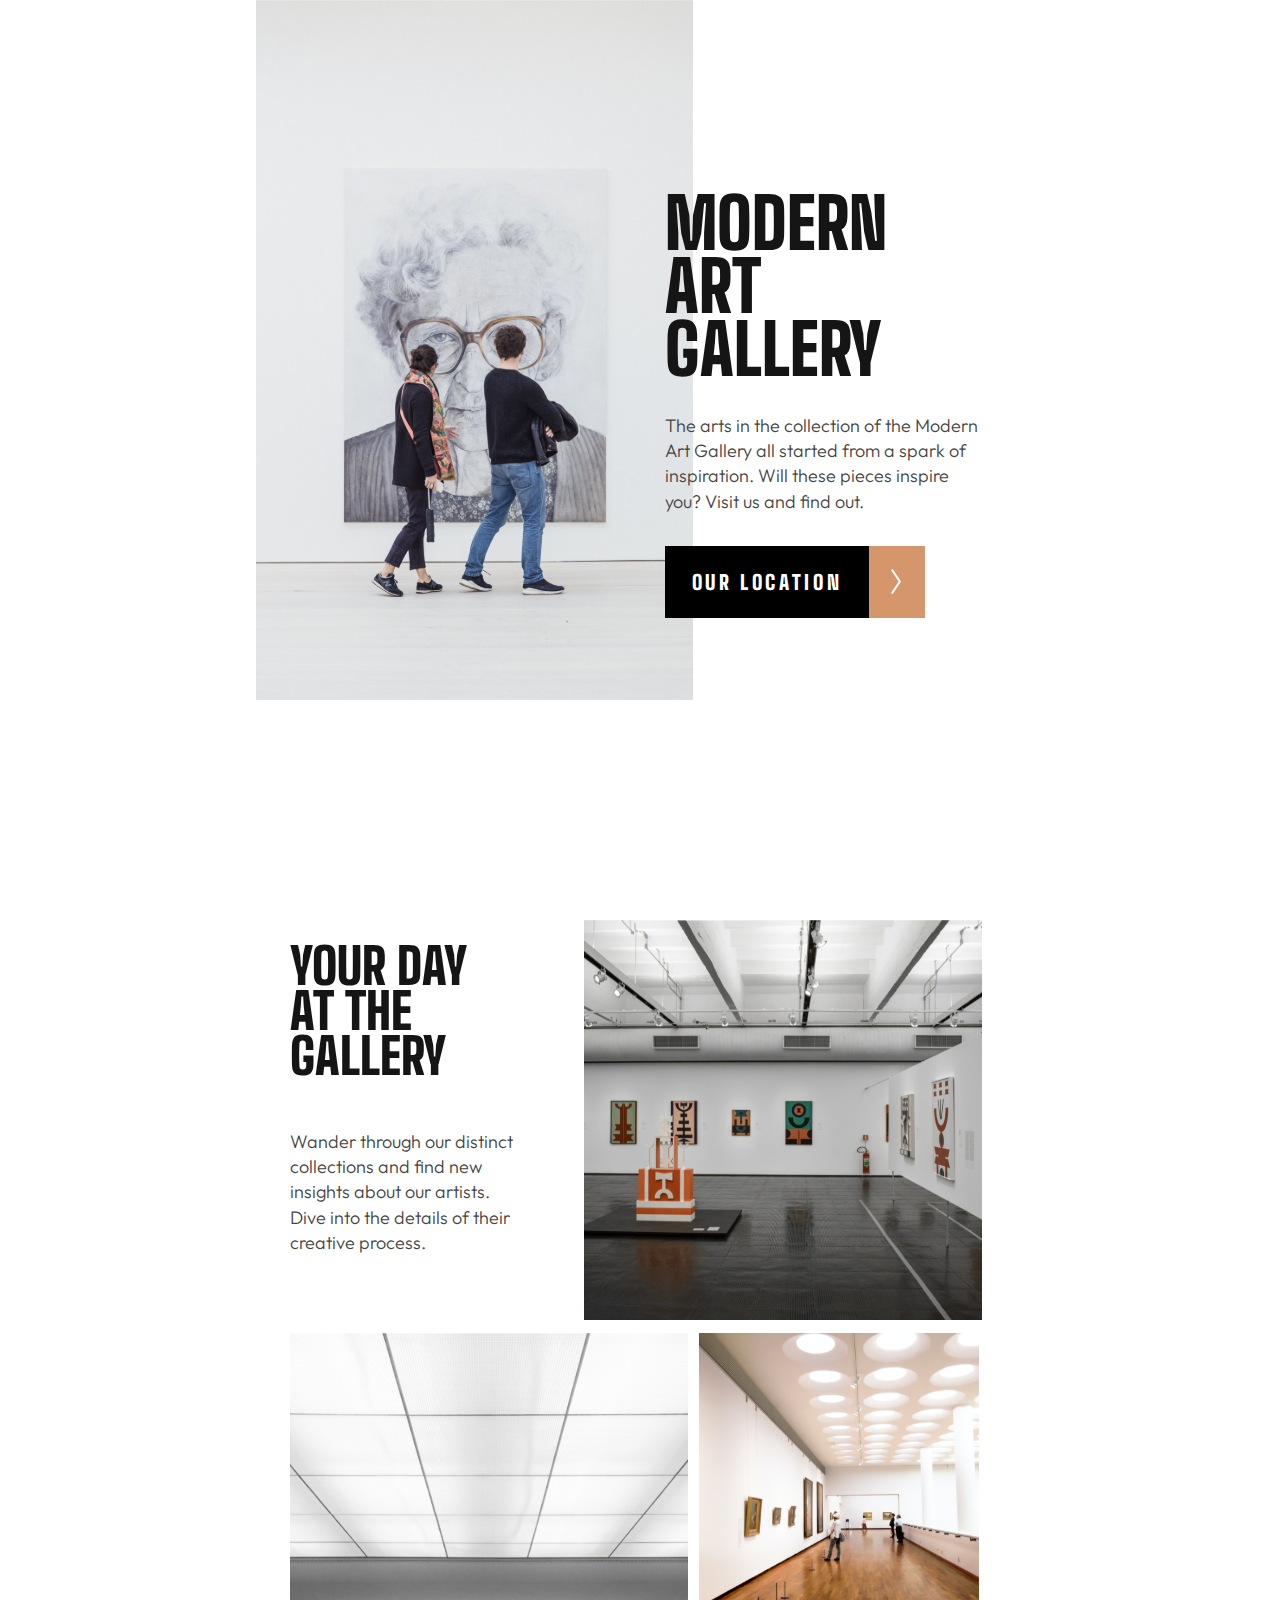
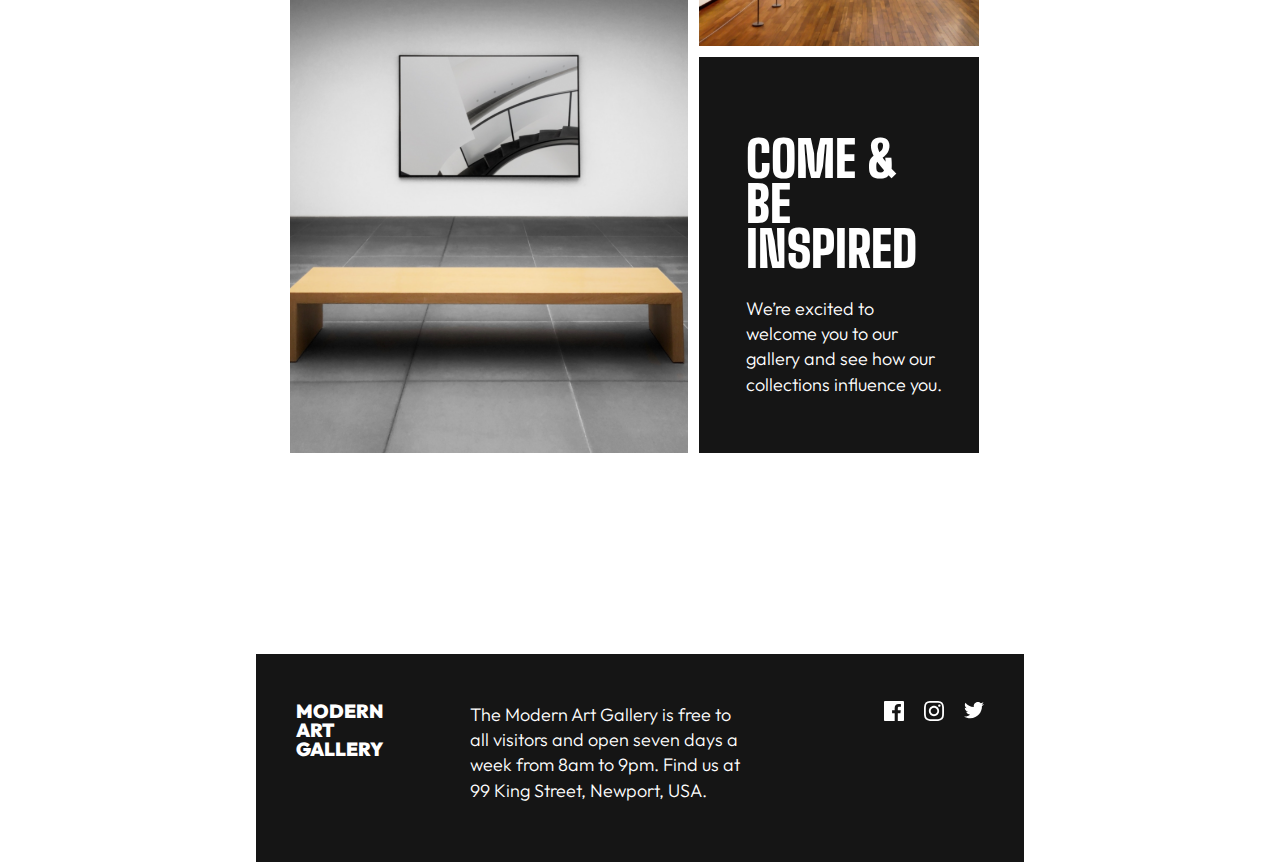
<file: index.html>
<!DOCTYPE html>
<html lang="en">
<head>
    <meta charset="UTF-8">
    <meta name="viewport" content="width=device-width, initial-scale=1.0">
    <title>Art gallery website</title>
    <link rel="stylesheet" href="mobile.css">
    <link rel="stylesheet" href="tablet.css">
    <link rel="stylesheet" href="desktop.css">
    <link rel="stylesheet" href="location.html">
    <link rel="icon" href="">
</head>
<body>
    <div class="cont">
<header >
    <div class="showdes"><h4 >MODER<span class="blackN">N</span> <br>ART GAL<span class="black">LERY</span> </h4></div>
    <img class="mainmob" src="./assets/headerimgmob.svg" alt="">
    <img class="maintab" src="./assets/hederimgtab.svg" alt="">
    <img class="maindes" src="./assets/headerimgdes.svg" alt="">
    <div class="headtxt auto">
        <h1 class="hide">MODERN <br>ART GALLERY</h1>
        <p class="p1">The arts in the collection of the Modern Art Gallery all started from a spark of inspiration. Will these pieces inspire you? Visit us and find out.</p>
        <a href="location.html" target="_blank">
        <button>
             <div class="btn1">
<h6>OUR LOCATION</h6>
             </div>
             <div class="btn2">
<img class="arrow" src="./assets/arrow.svg" alt="">
             </div>
            </button>
            </a>
    </div>

</header>
<main >
    <div class="mainbox1">
        <img class="hall1mob" src="./assets/hall1mob.svg" alt="">
        <img class="hall1tab" src="./assets/hall1tab.svg" alt="">
        <img class="hall1des" src="./assets/hall1des.svg" alt="">
        <div class="mainbox1txt">
            <h2>Your Day at the Gallery</h2>
            <p class="p2">Wander through our distinct collections and find new insights about our artists. Dive into the details of their creative process.</p>

        </div>
    </div>
    <div class="mainbox2 ">
<img class="chairmob" src="./assets/chairmobnew.svg" alt="">
<img class="chairtab " src="./assets/chairtab.svg" alt="">
<img class="chairdes" src="./assets/chairdes.svg" alt="">
<div>
<img class="hall2mob" src="./assets/hall2mob.svg" alt="">
<img class="hall2tab" src="./assets/hall2tab.svg" alt="">
<img class="hall2des" src="./assets/hall2des.svg" alt="">

<div class="mainbox2txt auto">
    <div class="txt">
        <h3>COME & BE INSPIRED</h3>
        <p class="p3">We’re excited to welcome you to our gallery and see how our collections influence you.</p>
    </div>
</div>
</div>

    </div>
</main>
<footer>
    <div class="lastps">
<p class="p4">MODERN <br>ART GALLERY </p>
<p class="p5">The Modern Art Gallery is free to all visitors and open seven days a week from 8am to 9pm. Find us at 99 King Street, Newport, USA.</p>
</div>
<div class="iconbox">
    <a href="https://www.facebook.com/" target="_blank"><img class="icons" src="./assets/fb.svg" alt=""></a>
    <a href="https://www.instagram.com/" target="_blank"><img class="icons" src="./assets/inst.svg" alt=""></a>
    <a href="https://x.com/" target="_blank"><img class="icons" src="./assets/Twitter Icon.svg" alt=""></a>
</div>
</footer>



























    </div>
    
</body>
</html>
</file>
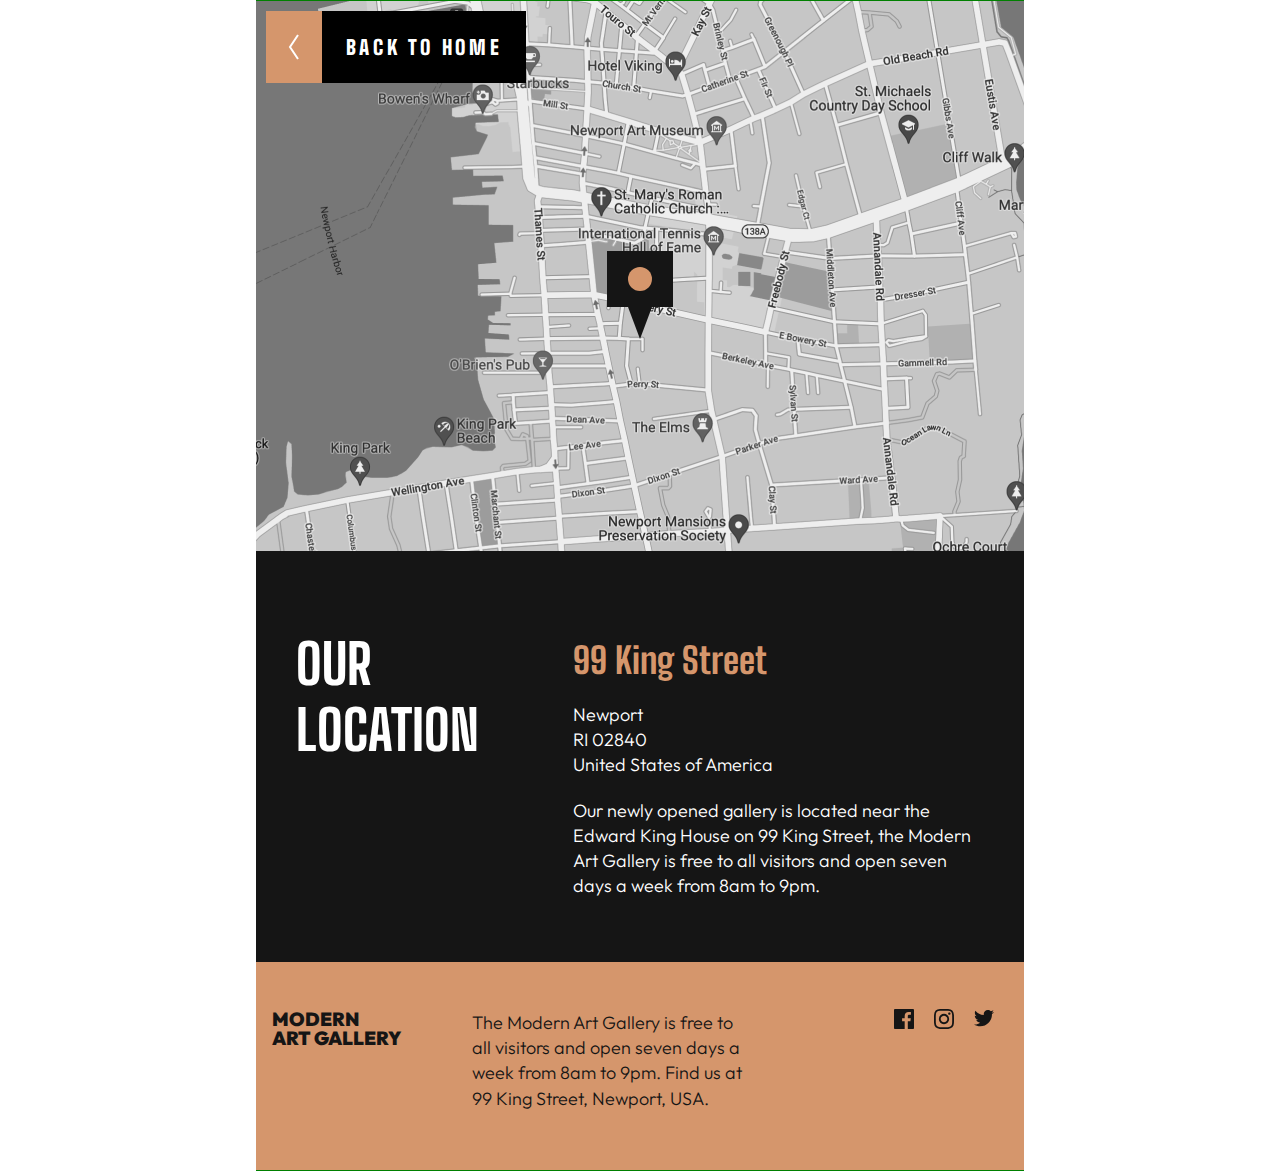
<file: location.html>
<!DOCTYPE html>
<html lang="en">

<head>
    <meta charset="UTF-8">
    <meta name="viewport" content="width=device-width, initial-scale=1.0">
    <title>Location</title>
    <link rel="stylesheet" href="locationmobile.css">
    <link rel="stylesheet" href="locationtablet.css">
    <link rel="stylesheet" href="locationdes.css">
    <link rel="stylesheet" href="index.html">
</head>

<body>
    <div class="cont">
        <header>
            <a href="index.html" target="_blank">
                <button>
                    <div class="btn1">
                        <h6>BACK TO HOME</h6>
                    </div>
                    <div class="btn2">
                        <img class="arrow" src="./assets/arrow1.svg" alt="">
                    </div>
                </button>
            </a>
            <img class="pin" src="./assets/pin.svg" alt="">
        </header>
        <main>
            <h1>OUR LOCATION</h1>
            <div class="txtbox">
                <h2>99 King Street</h2>
                <h3>Newport <br>RI 02840 <br>United States of America</h3>
                <h4>Our newly opened gallery is located near the Edward King House on 99 King Street, the Modern Art
                    Gallery is free to all visitors and open seven days a week from 8am to 9pm.</h4>




            </div>
        </main>
        <footer>
            <div class="lastps">
                <p class="p4">MODERN <br>ART GALLERY </p>
                <p class="p5">The Modern Art Gallery is free to all visitors and open seven days a week from 8am to 9pm.
                    Find us at 99 King Street, Newport, USA.</p>
            </div>
            <div class="iconbox">
                <a class="link" href="https://www.facebook.com/" target="_blank"><img class="icons"
                        src="./assets/loc1.svg" alt=""></a>
                <a href="https://www.instagram.com/" target="_blank"><img class="icons" src="./assets/loc2.svg"
                        alt=""></a>
                <a href="https://x.com/" target="_blank"><img class="icons" src="./assets/loc3.svg" alt=""></a>
            </div>
        </footer>
    </div>
</body>

</html>
</file>
<file: mobile.css>
@import url('https://fonts.googleapis.com/css2?family=Big+Shoulders:opsz,wght@10..72,100..900&family=Outfit:wght@100..900&display=swap');

* {
    margin: 0;
    padding: 0;
    box-sizing: border-box;
}

body {
    display: flex;
    flex-direction: column;
    user-select: none;
    width:100%;
    min-height: 100vh;
    align-items: center;
    font-family: "Big Shoulders", sans-serif;
    overflow-x: hidden;
}

.cont {
    display: flex;
    flex-direction: column;
    align-items: center;
    width:100%;
    height: auto;
    gap: 100px;
}

.auto {
    display: flex;
    flex-direction: column;
    align-items: center;
    height: auto;
}

header {
    width: 100%;
}

.maintab,
.maindes,
.hall1tab,
.hall1des,
.chairtab,
.chairdes,
.hall2tab,
.hall2des {
    display: none;
}

.headtxt {
    width: 343px;
    margin-top: 5%;
    align-items: flex-start;
    padding-left:16px;

}

h1,
h2 {
    color: #151515;
    font-weight: 900;
}

h3,
h4 {
    color: #FFFFFF;
    font-weight: 900;
}

h1 {
    font-size: 60px;
    line-height: 90%;
    width: 100%;
}

p {
    font-family: "Outfit", sans-serif;
    text-align: left;
    font-size: 19px;
    line-height: 140%;
    font-weight: 300;

}

.p1,
.p2 {
    color: #444444;
}

.p1 {
    margin-top: 32px;
    margin-bottom: 32px;
}

button {
    width: 260px;
    height: 72px;
    border: none;
    pointer-events: none;
    display: flex;
    flex-direction: row;

}

.btn1,
.btn2 {
    display: flex;
    align-items: center;
    justify-content: center;
}

.btn1 {
    width: 204px;
    height: 100%;
    background-color: black;
}

.btn2 {
    background-color: #D5966C;
    width: 56px;
    height: 100%;
}

a {
    text-decoration: none;
    height: auto;
}

h6 {
    color: white;
    font-size: 20px;
    font-weight: 900;
    font-family: "Big Shoulders", sans-serif;
    line-height: 100%;
    letter-spacing: 3.64px;
}

main {
    width: 343px;
    gap: 32px;
    margin-top: 100px;
}

.mainbox1,
.mainbox2 {
    width: 100%;
}

.mainbox2txt {
    width: 343px;
    padding-left:16px;
}

.mainbox1txt {
    width: 100%;
    margin-top: 24px;
}

h2 {
    font-size: 50px;
    line-height: 90%;
    text-transform: uppercase;
    font-weight: 900;
    margin-bottom: 24px;
    height: 90px;
    width: 289px;
}

.mainbox2 {
    margin-top: 32px;

}

.txt {
    width: 95%;
    padding: 48px 24px;
}

.mainbox2txt {
    background-color: #151515;

}

h3 {
    line-height: 90%;
    font-size: 50px;
}

.p3 {
    color: white;
    margin-top: 24px;
    font-size: 17px;
}

.showdes {
    display: none;
}

h4 {
    display: none;
}

footer {
    width: 100%;
    height: auto;
    background-color: #151515;
    margin-top: 100px;
    padding: 48px 40px;
    display: flex;
    flex-direction: column;
}

.p4 {
    color: white;
    width: auto;
    height: auto;
    font-weight: 900;
    line-height: 100%;
}

.p5 {
    color: white;
    margin-top: 40px;
    width: 295px;
    font-size: 18px;
}

.iconbox {
    display: flex;
    align-items: center;
    width: 100px;
    height: 20px;
    margin-top: 40px;
    justify-content: space-between;
}
</file>
<file: tablet.css>
@media(width>768px) {
    .cont {
        width: 768px;
        height: auto;
    }

    .headtxt {
        width: 339px;
        height: 394px;
        position: relative;
        top: 25%;
        left: -13%;
    }

    .mainmob {
        display: none;
    }

    .maintab {
        display: inline;
    }

    header {
        display: grid;
        grid-template-columns: auto auto;
    }

    h1 {
        font-size: 70px;
    }

    .p1 {
        font-size: 18px;
    }

    main {
        width: 700px;
        height: auto;
        margin-top: 120px;
    }

    .hall1mob {
        display: none;
    }

    .hall1tab {
        display: inline;
        order: 1;
    }

    .mainbox1txt {
        width: 223px;
        height: 284px;
    }

    .mainbox1 {
        display: grid;
        grid-template-columns: auto auto;
        gap: 9%;
    }

    .p2 {
        font-size: 18px;
        margin-top: 50px;
    }

    .chairmob {
        display: none;
    }

    .chairtab {
        display: inline;
    }

    .hall2mob {
        display: none;
    }

    .hall2tab {
        display: inline;
    }

    .mainbox2txt {
        width: 280px;
        height: 396px;
        margin-top: 8px;
        padding-top: 80px;
    }

    .mainbox2 {
        margin-top: 13px;
        height: 721px;
        display: grid;
        grid-template-columns: auto auto;

    }

    .txt {
        padding-top: 0;
    }

    .p3 {
        font-size: 18px;
    }

    h2 {
        width: 182px;
        height: 135px;
    }

    footer {
        height: 208px;
        display: grid;
        grid-template-columns: auto auto;
        gap: 138px;
    }

    .lastps {
        display: grid;
        grid-template-columns: auto auto;
        gap: 64px;
    }

    .p5 {
        margin: 0;
        width: 276px;
    }

    .iconbox {
        margin: 0;
    }
}
</file>
<file: desktop.css>
@media(width>1440px) {
    .cont {
        min-width: 1440px;
        height: auto;
    }

    .maintab {
        display: none;
    }

    .maindes {
        display: inline;
        position: relative;
        left: -7%;
    }

    .showdes {
        display: inline;
        width: 450px;
        height: 800px;
        background-color: #151515;

    }

    header {
        display: grid;
        grid-template-columns: auto auto auto;
    }

    .hide {
        display: none;
    }

    .headtxt {
        width: 350px;
        height: 291px;
        position: relative;
        top: 30%;
        left: -38%;
    }

    .p1 {
        font-size: 22px;
        margin: 0;
    }

    button {
        margin-top: 64px;
    }

    h4 {
        display: inline;
        font-size: 96px;
        line-height: 90%;
        color: white;
        z-index: 1;
        position: relative;
        top: 190px;
        left: 165px;
    }

    .blackN {

        font-weight: bold;
        background: linear-gradient(to left,
                #151515 0%,
                #151515 50%,
                white 50%,
                white 50%);

        -webkit-background-clip: text;
        color: transparent;
    }

    .black {
        color: #151515;
    }

    main {
        width: 1110px;
        margin-top: 180px;
    }

    .hall2tab,
    .hall1tab,
    .chairtab {
        display: none;
    }

    .hall2des,
    .hall1des,
    .chairdes {
        display: inline;
    }

    .mainbox2 {
        margin-top: 32px;
    }

    .mainbox2txt {
        width: 445px;
        height: 377px;
        margin-top: 28px;
    }

    .mainbox1txt {
        width: 350px;
        height: 276px;
        order: -1;

    }

    h2 {
        font-size: 58px;
        height: 120px;
        width: 277px;

    }

    .p2 {
        width: 310px;
        font-size: 22px;
    }

    h3 {
        font-size: 60px;
    }

    .p3 {
        font-size: 22px;
    }

    footer {
        width: 100%;
        height: 244px;
        padding: 80px 165px;
        gap: 350px;
    }

    .lastps {
        width: 730px;
        height: 75px;

    }

    .p4 {
        font-size: 34px;
    }

    .p5 {
        width: 430px;
        height: 75px;
    }

    button {
        pointer-events: all;
        cursor: pointer;
    }

    button:hover .btn1 {
        background-color: #D5966C;
    }

    button:hover .btn2 {

        background-color: #151515;
    }

    button:focus .btn1 {
        background-color: #151515;
    }

    button:focus .btn2 {
        background-color: #D5966C;
    }

    button:focus {
        outline: 6px solid #D5966C;
        outline-offset: 4px;
    }

    .icons:hover {
        scale: 1.5;
    }

    a:focus {
        outline: 4px solid #D5966C;
        outline-offset: 4px;
    }  
     button:hover .btn1 {
        background-color: #D5966C;
    }

    button:hover .btn2 {

        background-color: #151515;
    }

    button:focus .btn1 {
        background-color: #151515;
    }

    button:focus .btn2 {
        background-color: #D5966C;
    }

    button:focus {
        outline: 6px solid #D5966C;
        outline-offset: 4px;
    }

    .icons:hover {
        scale: 1.5;
    }

    a:focus {
        outline: 4px solid #D5966C;
        outline-offset: 4px;
    }
}
</file>
<file: locationmobile.css>
@import url('https://fonts.googleapis.com/css2?family=Big+Shoulders:opsz,wght@10..72,100..900&family=Outfit:wght@100..900&display=swap');

* {
    margin: 0;
    padding: 0;
    box-sizing: border-box;
}

.cont {
    border: 1px solid green;
    display: flex;
    flex-direction: column;
    align-items: center;
    width: 375px;
    height: auto;
}

body {
    display: flex;
    flex-direction: column;
    user-select: none;
    height: 100vh;
    align-items: center;
    font-family: "Big Shoulders", sans-serif;
    overflow-x: hidden;
    /* font-family: "Outfit", sans-serif; */

}

header {
    width: 375px;
    height: 550px;
    background-image: url(./assets/Map1.svg);
}

button {
    width: 260px;
    height: 72px;
    border: none;
    pointer-events: none;
    display: flex;
    flex-direction: row;
    margin-top: 10px;
    margin-left: 10px;

}

.btn1,
.btn2 {
    display: flex;
    align-items: center;
    justify-content: center;
}

.btn1 {
    width: 204px;
    height: 100%;
    background-color: black;
}

.btn2 {
    background-color: #D5966C;
    width: 56px;
    height: 100%;
    order: -1;
}

a {
    text-decoration: none;
}

h6 {
    color: white;
    font-size: 20px;
    font-weight: 900;
    font-family: "Big Shoulders", sans-serif;
    line-height: 100%;
    letter-spacing: 3.64px;
}

.pin {
    position: relative;
    top: 150px;
    left: 155px;
}

main {
    width: 375px;
    height: 550px;
    background-color: #151515;
    padding-left: 16px;
}

h1 {
    color: white;
    font-size: 55px;
    margin-top: 80px;
}

.txtbox {
    width: 343px;
    height: 276px;
}

h2 {
    color: #D5966C;
    font-size: 36px;
    margin-top: 48px;
}

h3,
h4 {
    margin-top: 20px;
}

h3,
h4 {
    font-size: 18px;
    line-height: 140%;
    font-family: "Outfit", sans-serif;
    color: white;
    font-weight: 300;

}

footer {
    width: 375px;
    height: 336px;
    background-color: #D5966C;
    padding: 48px 16px;

}

p {
    font-family: "Outfit", sans-serif;
    text-align: left;
    font-size: 19px;
    line-height: 140%;
    font-weight: 300;
    width: 343px;

}

.p4 {
    color: #151515;
    width: auto;
    height: auto;
    font-weight: 900;
    line-height: 100%;
}

.p5 {
    color: #151515;
    margin-top: 40px;
    width: 295px;
    font-size: 18px;
}

.iconbox {
    display: flex;
    align-items: center;
    width: 100px;
    height: 20px;
    margin-top: 40px;
    justify-content: space-between;
}
</file>
<file: locationtablet.css>
@media(width>768px) {

    .cont,
    header,
    main,
    footer {
        width: 768px;
    }

    header {
        background-image: url(./assets/mapppppppppp2222222222222222222222.png);
    }

    .pin {
        top: 168px;
        left: 351px;
    }

    main {
        height: 411px;
        display: grid;
        grid-template-columns: auto auto;
        padding-left: 40px;
    }

    .txtbox {
        width: 398px;
        height: 251px;
        margin-top: 40px;
    }

    h1 {
        width: 223px;

    }

    footer {
        height: 208px;
        display: grid;
        grid-template-columns: auto auto;
        gap: 138px;
    }

    .lastps {
        display: grid;
        grid-template-columns: auto auto;
        gap: 64px;
    }

    .p5 {
        margin: 0;
        width: 276px;
    }

    .iconbox {
        margin: 0;
    }
}
</file>
<file: locationdes.css>
@media(width>1440px) {

    .cont,
    header,
    main,
    footer {
        width: 1440px;
    }

    header {
        background-image: url(./assets/Map3.png);
    }

    .pin {
        top: 168px;
        left: 687px;
    }

    footer {
        padding: 80px 165px;
    }

    .p5 {
        width: 430px;
    }

    button {
        pointer-events: all;
        cursor: pointer;
    }

    button:hover .btn1 {
        background-color: #D5966C;
    }

    button:hover .btn2 {

        background-color: #151515;
    }

    button:focus .btn1 {
        background-color: #151515;
    }

    button:focus .btn2 {
        background-color: #D5966C;
    }

    button:focus {
        outline: 6px solid #D5966C;
        outline-offset: 4px;
    }

    .icons:hover {
        scale: 1.5;
    }

    a:focus {
        outline: 4px solid #D5966C;
        outline-offset: 4px;
    }

    button:hover .btn1 {
        background-color: #D5966C;
    }

    button:hover .btn2 {

        background-color: #151515;
    }

    button:focus .btn1 {
        background-color: #151515;
    }

    button:focus .btn2 {
        background-color: #D5966C;
    }

    button:focus {
        outline: 6px solid #D5966C;
        outline-offset: 4px;
    }

    .icons:hover {
        scale: 1.5;
    }

    a:focus {
        outline: 4px solid #151515;
        outline-offset: 4px;
    }
}
</file>
